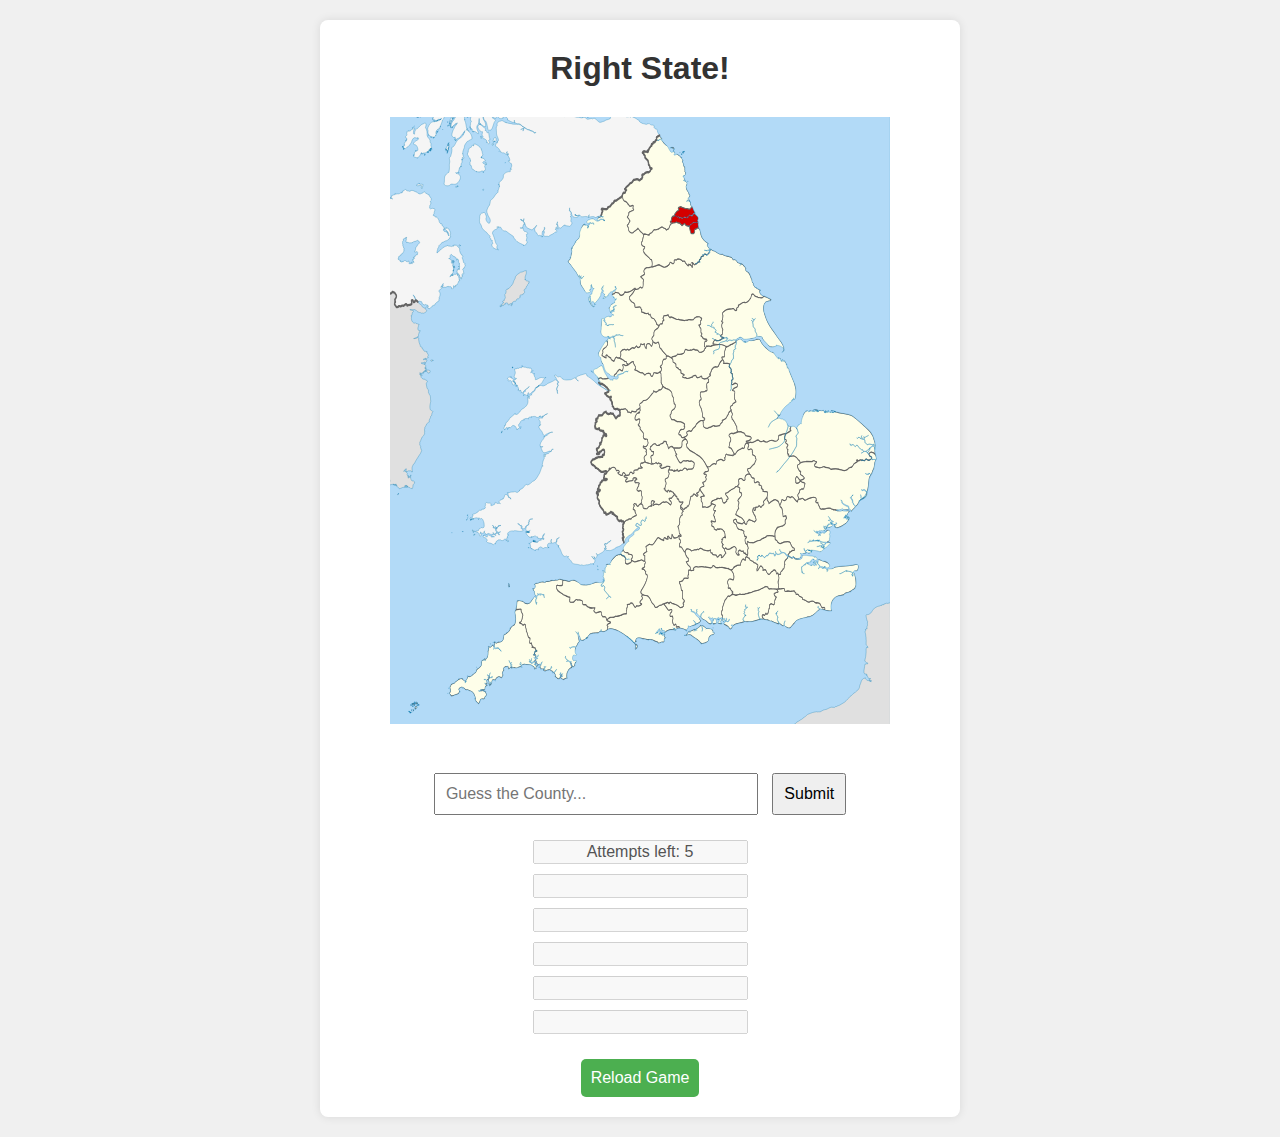
<file: index.html>
<!DOCTYPE html>
<html lang="en">
<head>
  <meta charset="UTF-8">
  <meta name="viewport" content="width=device-width, initial-scale=1.0">
  <title>Right State!</title>
  <link rel="stylesheet" href="styles.css">
  <link rel="icon" href="images/rs.webp" type="image/x-icon">
</head>
<body>
  <div class="game-container">
    <h1>Right State!</h1>
    <div class="game-board">
      <!-- Dynamically updated image based on the selected county -->
      <img id="county-image" src="images4/Bedfordshire.svg" alt="County Image">
      
      <div class="correct-answer"></div> <!-- Correct answer display -->

      <div class="guess-container">
        <input type="text" id="guess-input" placeholder="Guess the County...">
        <button id="submit-guess">Submit</button>
      </div>

      <div id="feedback"></div>

      <div id="attempts-left-container">
        <input type="text" id="attempts-left" value="Attempts left: 5" disabled>
        <input type="text" id="attempts-left-4" value="" disabled>
        <input type="text" id="attempts-left-3" value="" disabled>
        <input type="text" id="attempts-left-2" value="" disabled>
        <input type="text" id="attempts-left-1" value="" disabled>
        <input type="text" id="attempts-left-0" value="" disabled>
      </div>

      <!-- Reload button to restart the game -->
      <button id="reload-button">Reload Game</button>
    </div>
  </div>
  <script src="game.js"></script>
</body>
</html>
</file>
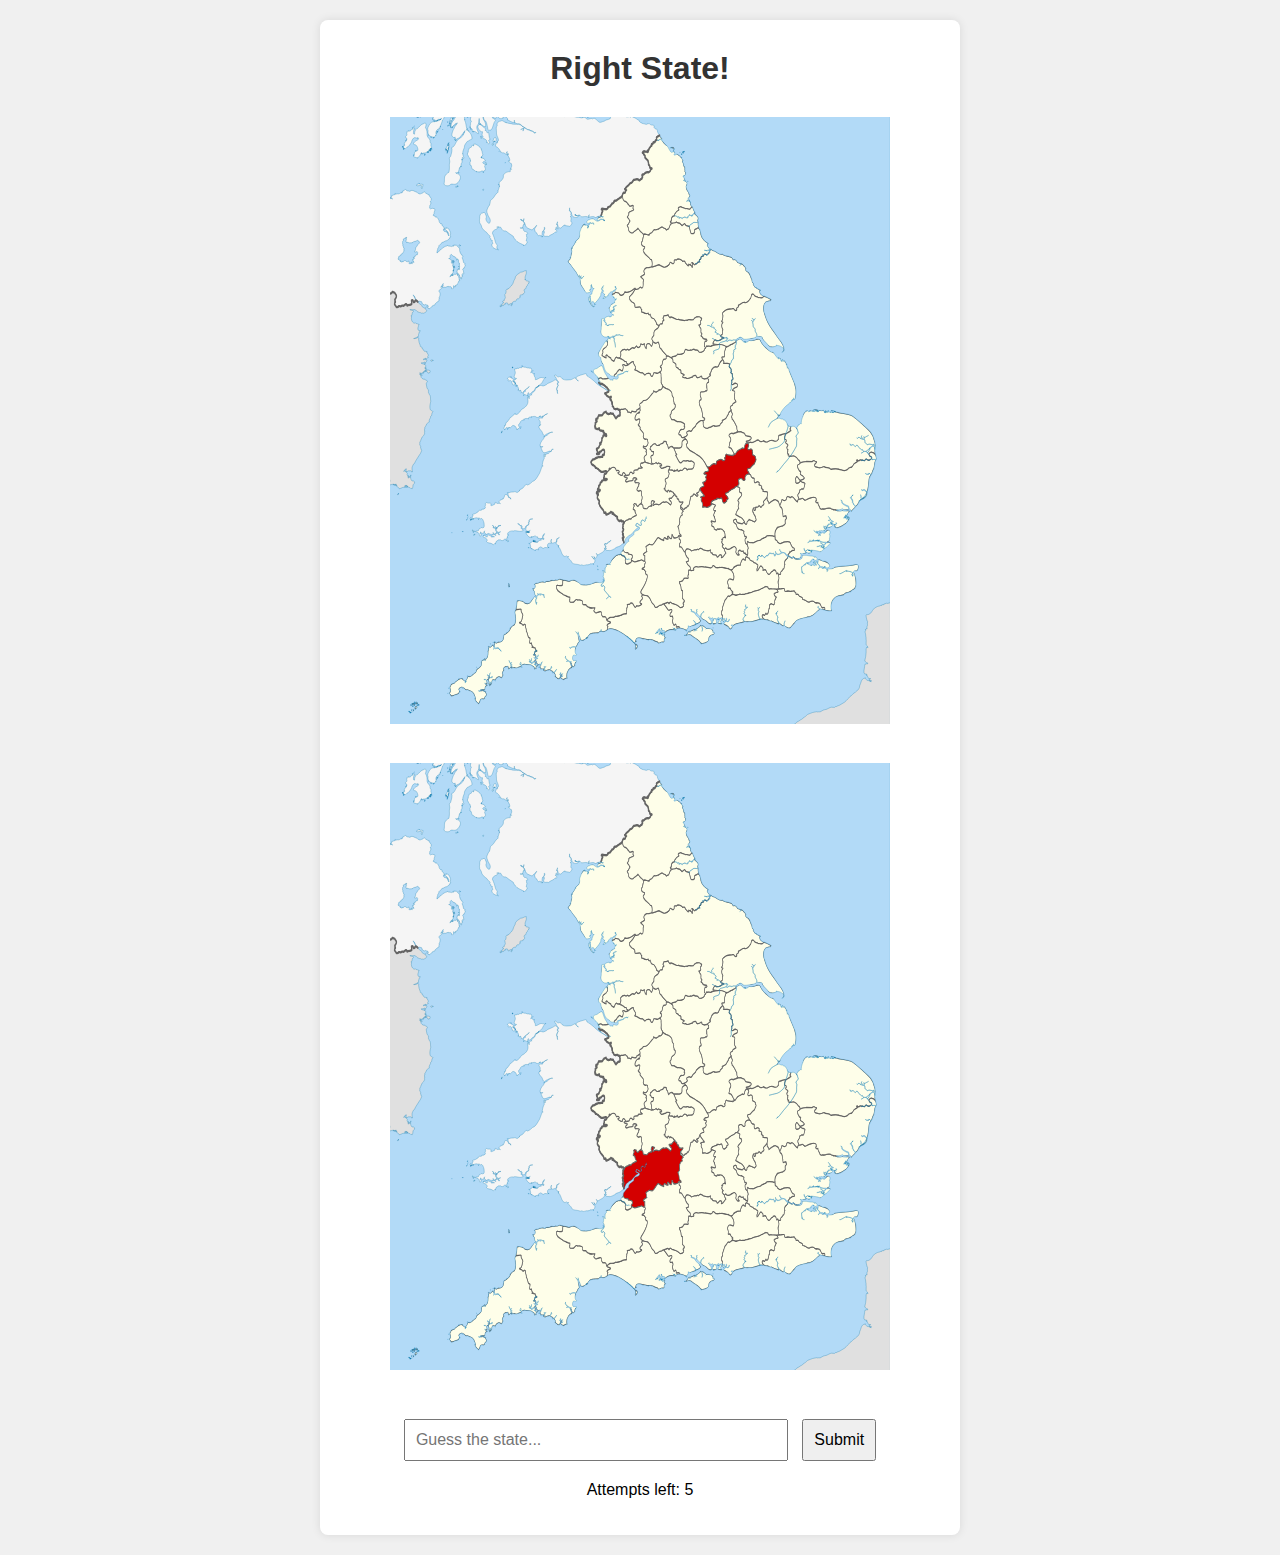
<file: rs.html>
<!DOCTYPE html>
<html lang="en">
<head>
  <meta charset="UTF-8">
  <meta name="viewport" content="width=device-width, initial-scale=1.0">
  <title>Right State!</title>
  <link rel="stylesheet" href="styles.css">
</head>
<body>
  <div class="game-container">
    <h1>Right State!</h1>
    <div class="game-board">
      <!-- Dynamically updated image based on the selected county -->
      <img id="county-image" src="images4/Bedfordshire.svg" alt="County Image">
      <img id="county-image" src="images4/Gloucestershire.svg" alt="County Image">

      
      <div class="guess-container">
        <input type="text" id="guess-input" placeholder="Guess the state...">
        <button id="submit-guess">Submit</button>
      </div>
      
      <div id="feedback"></div>
      <div id="attempts-left">Attempts left: 5</div>

      <!-- List of incorrect guesses -->
      <ul id="incorrect-guesses"></ul>
    </div>
  </div>
  <script src="game.js"></script>
</body>
</html>
</file>
<file: styles.css>
body {
    font-family: Arial, sans-serif;
    background-color: #f0f0f0;
    margin: 0;
    padding: 0;
}

h1 {
    text-align: center;
    color: #333;
    margin-top: 10px;
    margin-bottom: 10px;
}

.game-container {
    max-width: 600px;
    margin: 20px auto;
    background-color: white;
    padding: 20px;
    border-radius: 8px;
    box-shadow: 0 0 10px rgba(0, 0, 0, 0.1);
    display: flex;
    flex-direction: column;
    align-items: center;
}

.game-board {
    text-align: center;
}

#county-image {
    width: 100%;
    max-width: 500px;
    height: auto;
    margin: 20px 0;
    margin-bottom: 15px;
}

.correct-answer {
    margin-bottom: 10px;
    font-size: 18px;
    font-weight: bold;
    color: green;
}

.guess-container {
    margin: 20px 0;
}

#guess-input {
    padding: 10px;
    font-size: 16px;
    width: 60%;
    margin-right: 10px;
    margin-top: 10px;
}

#submit-guess {
    padding: 10px;
    font-size: 16px;
}

#feedback {
    margin-top: 10px;
    font-size: 18px;
    font-weight: bold;
}

#attempts-left-container {
    display: flex;
    flex-direction: column;
    align-items: center;
    margin-top: 10px;
}

#attempts-left, #attempts-left-4, #attempts-left-3, #attempts-left-2, #attempts-left-1, #attempts-left-0 {
    margin: 5px 0;
    font-size: 16px;
    text-align: center;
}

#reload-button {
    padding: 10px;
    font-size: 16px;
    background-color: #4CAF50;
    color: white;
    border: none;
    border-radius: 5px;
    cursor: pointer;
    margin-top: 20px;
}

#reload-button:hover {
    background-color: #45a049;
}

.modal {
    display: none;
    position: fixed;
    top: 50%;
    left: 50%;
    transform: translate(-50%, -50%);
    background-color: white;
    padding: 20px;
    border-radius: 10px;
    box-shadow: 0 0 10px rgba(0, 0, 0, 0.1);
    text-align: center;
    z-index: 1000;
}

.modal-button {
    padding: 10px;
    font-size: 16px;
    background-color: #4CAF50;
    color: white;
    border: none;
    border-radius: 5px;
    cursor: pointer;
    margin-top: 20px;
}

.modal-button:hover {
    background-color: #45a049;
}

@media (max-width: 600px) {
    .game-container {
        width: 90%;
    }

    #guess-input {
        width: 70%;
    }
}
</file>
